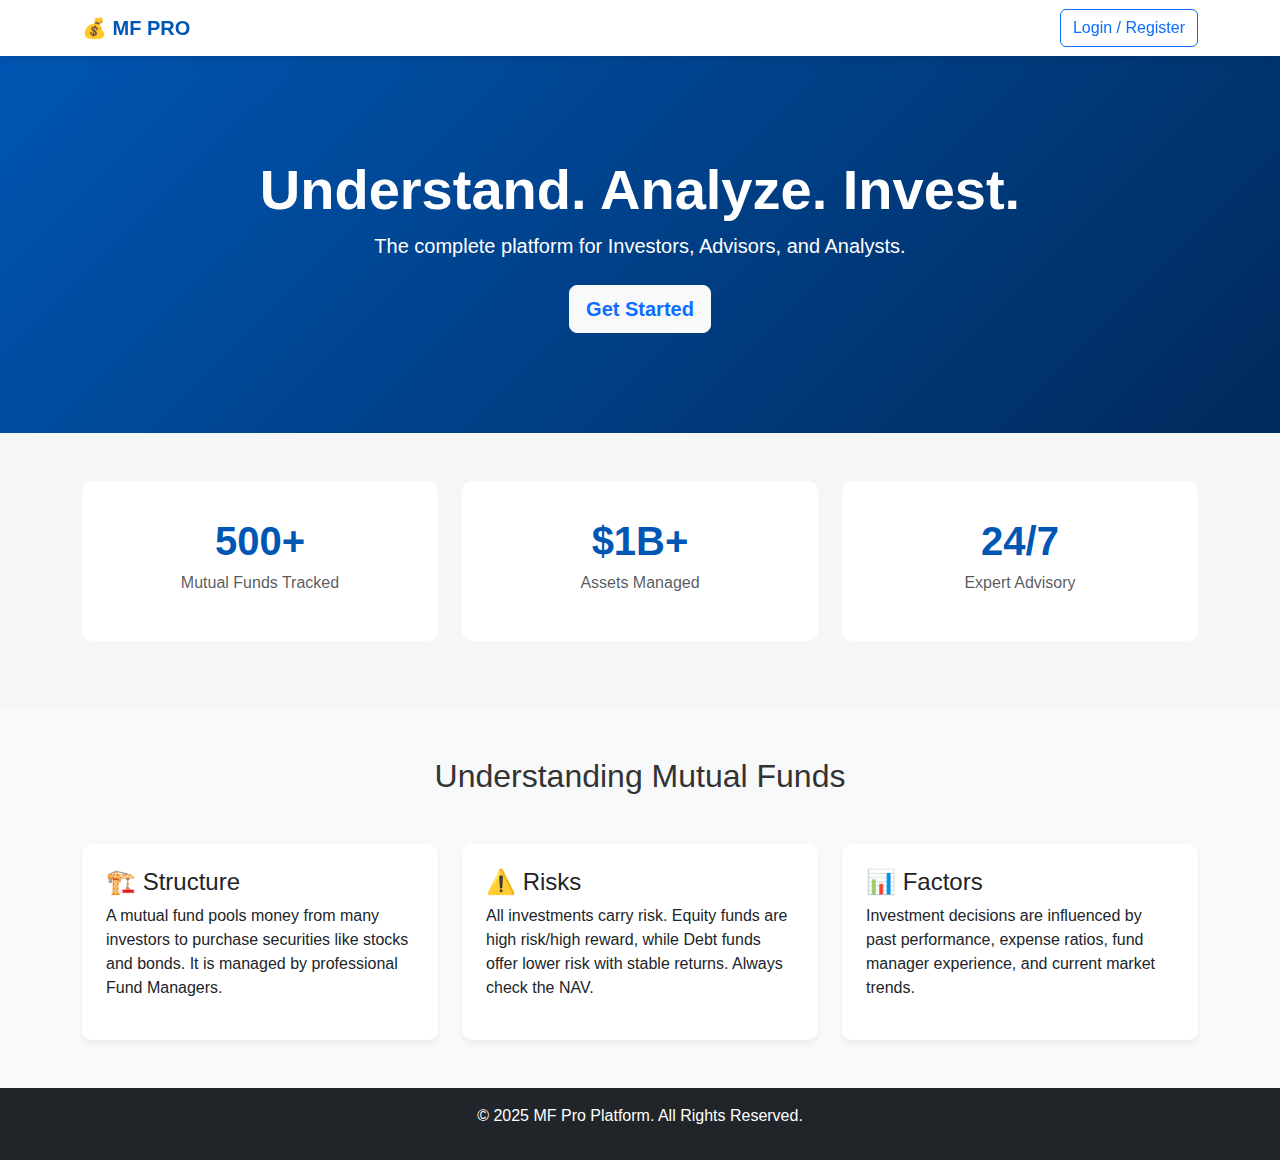
<file: index.html>
<!DOCTYPE html>
<html lang="en">
<head>
    <meta charset="UTF-8">
    <meta name="viewport" content="width=device-width, initial-scale=1.0">
    <title>MutualFund Pro - Home</title>
    <link href="https://cdn.jsdelivr.net/npm/bootstrap@5.3.0/dist/css/bootstrap.min.css" rel="stylesheet">
    <link rel="stylesheet" href="style.css">
</head>
<body>

    <nav class="navbar navbar-expand-lg navbar-light bg-white sticky-top">
        <div class="container">
            <a class="navbar-brand" href="#">💰 MF PRO</a>
            <div class="ms-auto">
                <a href="login.html" class="btn btn-outline-primary">Login / Register</a>
            </div>
        </div>
    </nav>

    <header class="hero">
        <div class="container">
            <h1 class="display-4 fw-bold">Understand. Analyze. Invest.</h1>
            <p class="lead mb-4">The complete platform for Investors, Advisors, and Analysts.</p>
            <a href="login.html" class="btn btn-light btn-lg text-primary fw-bold">Get Started</a>
        </div>
    </header>

    <section class="container my-5">
        <div class="row">
            <div class="col-md-4">
                <div class="stat-box">
                    <div class="stat-number">500+</div>
                    <p class="text-muted">Mutual Funds Tracked</p>
                </div>
            </div>
            <div class="col-md-4">
                <div class="stat-box">
                    <div class="stat-number">$1B+</div>
                    <p class="text-muted">Assets Managed</p>
                </div>
            </div>
            <div class="col-md-4">
                <div class="stat-box">
                    <div class="stat-number">24/7</div>
                    <p class="text-muted">Expert Advisory</p>
                </div>
            </div>
        </div>
    </section>

    <section class="bg-light py-5">
        <div class="container">
            <h2 class="text-center mb-5">Understanding Mutual Funds</h2>
            <div class="row">
                <div class="col-md-4">
                    <div class="card p-4 h-100">
                        <h4>🏗️ Structure</h4>
                        <p>A mutual fund pools money from many investors to purchase securities like stocks and bonds. It is managed by professional Fund Managers.</p>
                    </div>
                </div>
                <div class="col-md-4">
                    <div class="card p-4 h-100">
                        <h4>⚠️ Risks</h4>
                        <p>All investments carry risk. Equity funds are high risk/high reward, while Debt funds offer lower risk with stable returns. Always check the NAV.</p>
                    </div>
                </div>
                <div class="col-md-4">
                    <div class="card p-4 h-100">
                        <h4>📊 Factors</h4>
                        <p>Investment decisions are influenced by past performance, expense ratios, fund manager experience, and current market trends.</p>
                    </div>
                </div>
            </div>
        </div>
    </section>

    <footer class="bg-dark text-white text-center py-3">
        <p>&copy; 2025 MF Pro Platform. All Rights Reserved.</p>
    </footer>

</body>
</html>
</file>
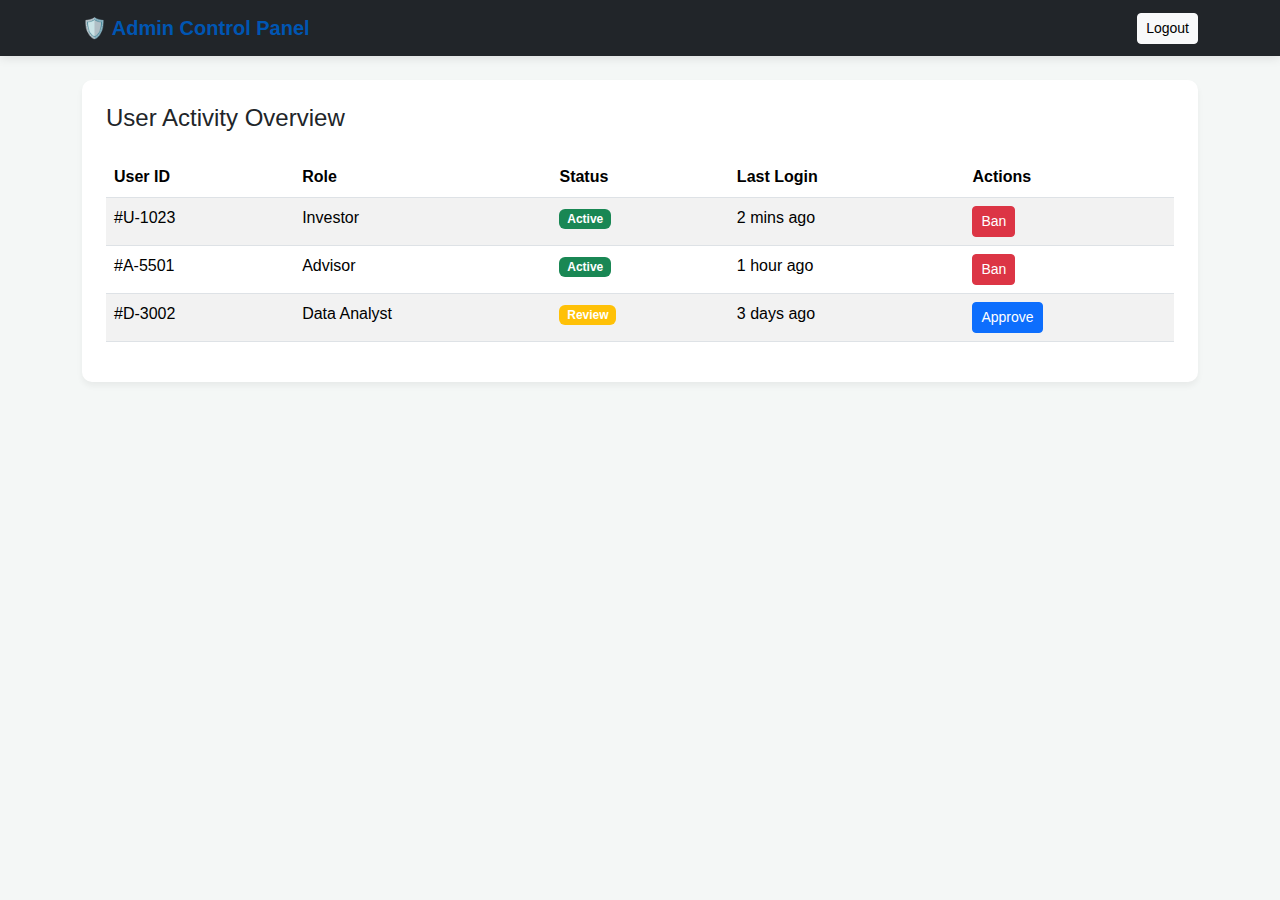
<file: admin.html>
<!DOCTYPE html>
<html lang="en">
<head>
    <meta charset="UTF-8">
    <title>Admin Dashboard</title>
    <link href="https://cdn.jsdelivr.net/npm/bootstrap@5.3.0/dist/css/bootstrap.min.css" rel="stylesheet">
    <link rel="stylesheet" href="style.css">
</head>
<body>
    <nav class="navbar navbar-dark bg-dark">
        <div class="container">
            <span class="navbar-brand">🛡️ Admin Control Panel</span>
            <a href="index.html" class="btn btn-sm btn-light">Logout</a>
        </div>
    </nav>

    <div class="container py-4">
        <div class="row">
            <div class="col-md-12">
                <div class="card p-4">
                    <h4>User Activity Overview</h4>
                    <table class="table table-striped mt-3">
                        <thead>
                            <tr>
                                <th>User ID</th>
                                <th>Role</th>
                                <th>Status</th>
                                <th>Last Login</th>
                                <th>Actions</th>
                            </tr>
                        </thead>
                        <tbody>
                            <tr>
                                <td>#U-1023</td>
                                <td>Investor</td>
                                <td><span class="badge bg-success">Active</span></td>
                                <td>2 mins ago</td>
                                <td><button class="btn btn-sm btn-danger">Ban</button></td>
                            </tr>
                            <tr>
                                <td>#A-5501</td>
                                <td>Advisor</td>
                                <td><span class="badge bg-success">Active</span></td>
                                <td>1 hour ago</td>
                                <td><button class="btn btn-sm btn-danger">Ban</button></td>
                            </tr>
                            <tr>
                                <td>#D-3002</td>
                                <td>Data Analyst</td>
                                <td><span class="badge bg-warning">Review</span></td>
                                <td>3 days ago</td>
                                <td><button class="btn btn-sm btn-primary">Approve</button></td>
                            </tr>
                        </tbody>
                    </table>
                </div>
            </div>
        </div>
    </div>
</body>
</html>
</file>
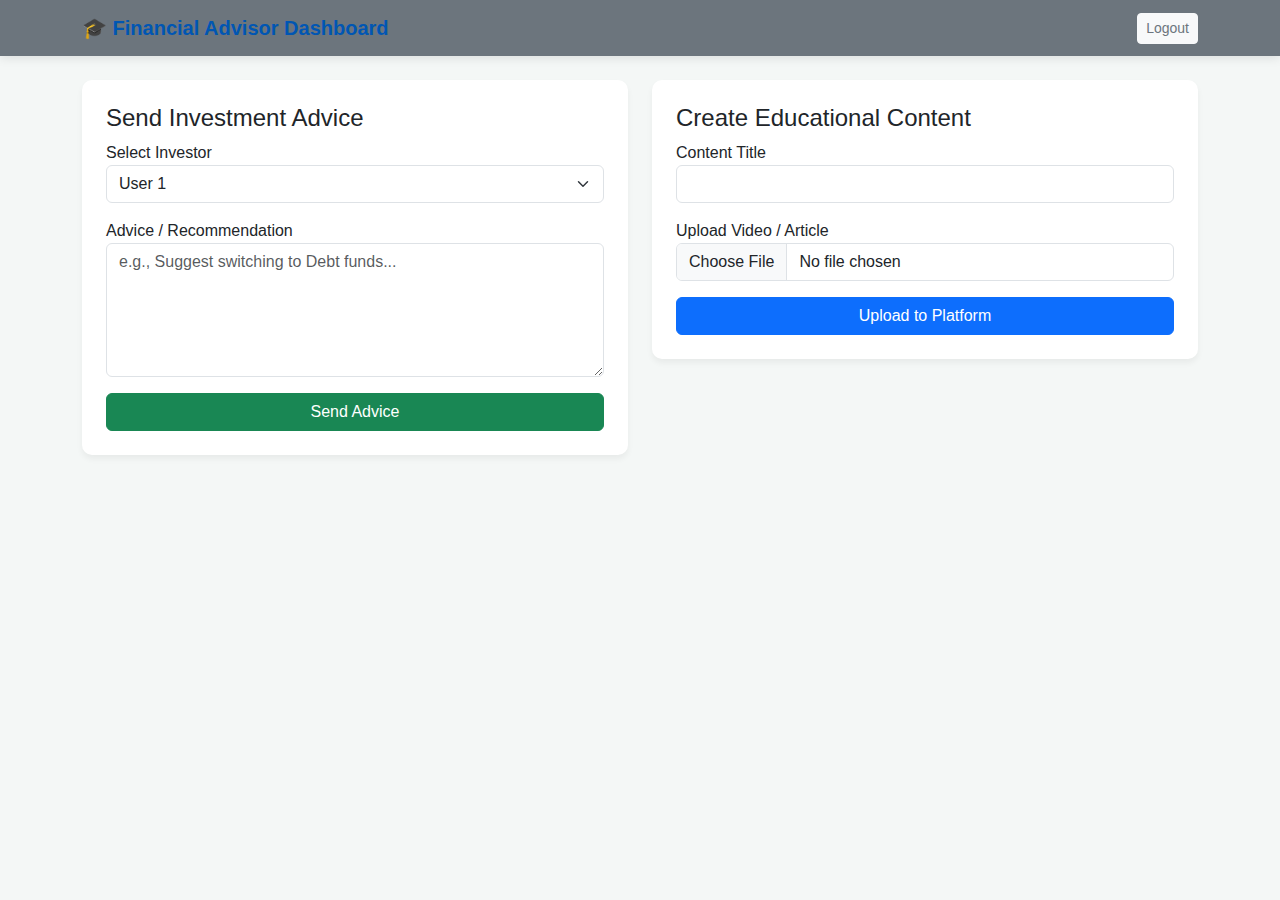
<file: advisor.html>
<!DOCTYPE html>
<html lang="en">
<head>
    <meta charset="UTF-8">
    <title>Advisor Dashboard</title>
    <link href="https://cdn.jsdelivr.net/npm/bootstrap@5.3.0/dist/css/bootstrap.min.css" rel="stylesheet">
    <link rel="stylesheet" href="style.css">
</head>
<body>
    <nav class="navbar navbar-dark bg-secondary">
        <div class="container">
            <span class="navbar-brand">🎓 Financial Advisor Dashboard</span>
            <a href="index.html" class="btn btn-sm btn-light text-secondary">Logout</a>
        </div>
    </nav>

    <div class="container py-4">
        <div class="row">
            <div class="col-md-6">
                <div class="card p-4 mb-4">
                    <h4>Send Investment Advice</h4>
                    <form>
                        <div class="mb-3">
                            <label>Select Investor</label>
                            <select class="form-select">
                                <option>User 1</option>
                                <option>User 2</option>
                            </select>
                        </div>
                        <div class="mb-3">
                            <label>Advice / Recommendation</label>
                            <textarea class="form-control" rows="5" placeholder="e.g., Suggest switching to Debt funds..."></textarea>
                        </div>
                        <button class="btn btn-success w-100">Send Advice</button>
                    </form>
                </div>
            </div>

            <div class="col-md-6">
                <div class="card p-4">
                    <h4>Create Educational Content</h4>
                    <form>
                        <div class="mb-3">
                            <label>Content Title</label>
                            <input type="text" class="form-control">
                        </div>
                        <div class="mb-3">
                            <label>Upload Video / Article</label>
                            <input type="file" class="form-control">
                        </div>
                        <button class="btn btn-primary w-100">Upload to Platform</button>
                    </form>
                </div>
            </div>
        </div>
    </div>
</body>
</html>
</file>
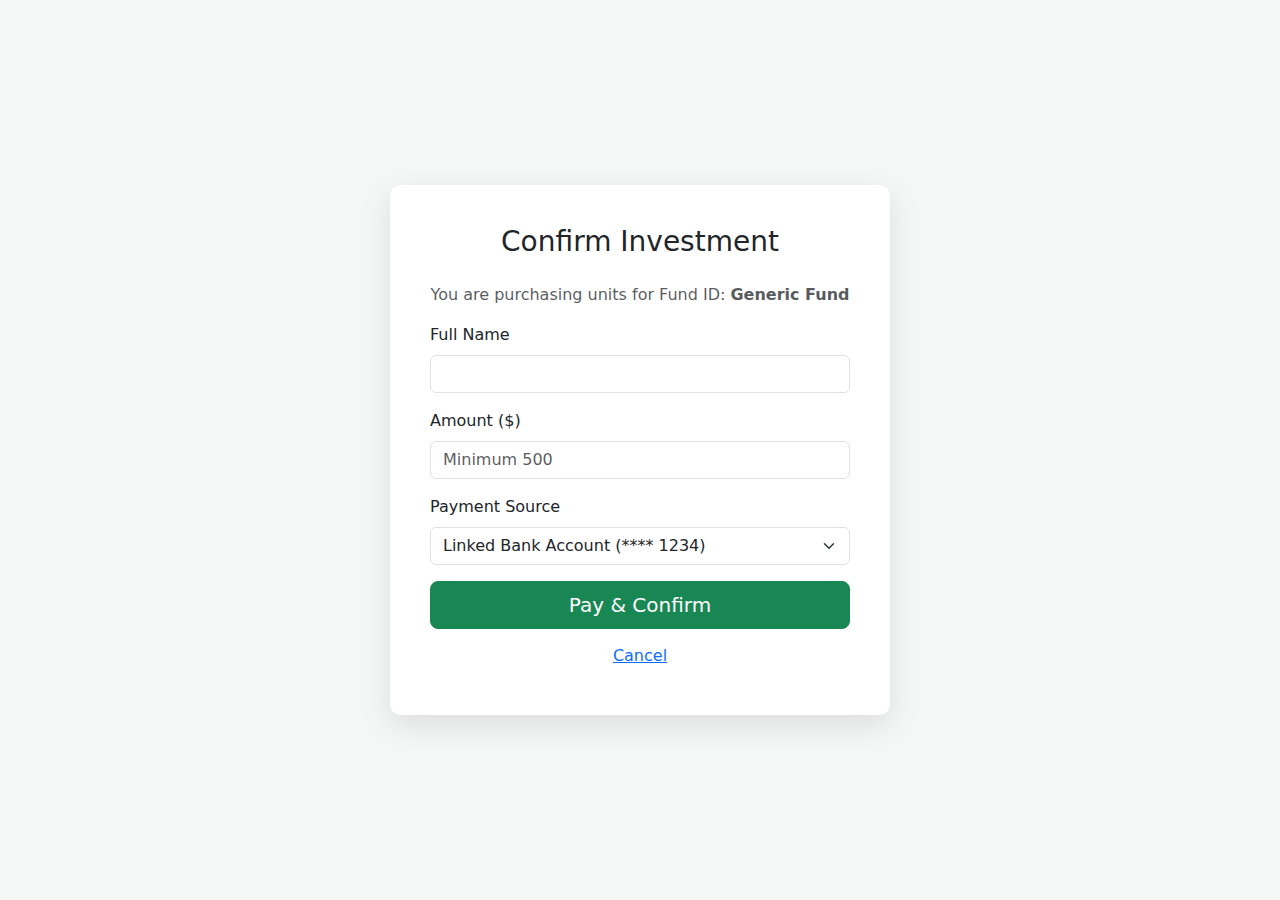
<file: buy.html>
<!DOCTYPE html>
<html lang="en">
<head>
    <meta charset="UTF-8">
    <title>Checkout</title>
    <link href="https://cdn.jsdelivr.net/npm/bootstrap@5.3.0/dist/css/bootstrap.min.css" rel="stylesheet">
    <style>
        body { background-color: #f4f7f6; display: flex; align-items: center; justify-content: center; height: 100vh; }
        .checkout-box { background: white; padding: 40px; border-radius: 10px; box-shadow: 0 10px 30px rgba(0,0,0,0.1); width: 100%; max-width: 500px; }
    </style>
</head>
<body>
    <div class="checkout-box">
        <h3 class="text-center mb-4">Confirm Investment</h3>
        <p class="text-center text-muted">You are purchasing units for Fund ID: <span id="fund-id" class="fw-bold">...</span></p>
        
        <form action="investor.html">
            <div class="mb-3">
                <label class="form-label">Full Name</label>
                <input type="text" class="form-control" required>
            </div>
            <div class="mb-3">
                <label class="form-label">Amount ($)</label>
                <input type="number" class="form-control" placeholder="Minimum 500" required>
            </div>
            <div class="mb-3">
                <label class="form-label">Payment Source</label>
                <select class="form-select">
                    <option>Linked Bank Account (**** 1234)</option>
                    <option>Wallet Balance</option>
                </select>
            </div>
            <button type="submit" class="btn btn-success w-100 btn-lg">Pay & Confirm</button>
            <a href="investor.html" class="btn btn-link w-100 text-center mt-2">Cancel</a>
        </form>
    </div>

    <script>
        const params = new URLSearchParams(window.location.search);
        document.getElementById('fund-id').innerText = params.get('id') || 'Generic Fund';
    </script>
</body>
</html>
</file>
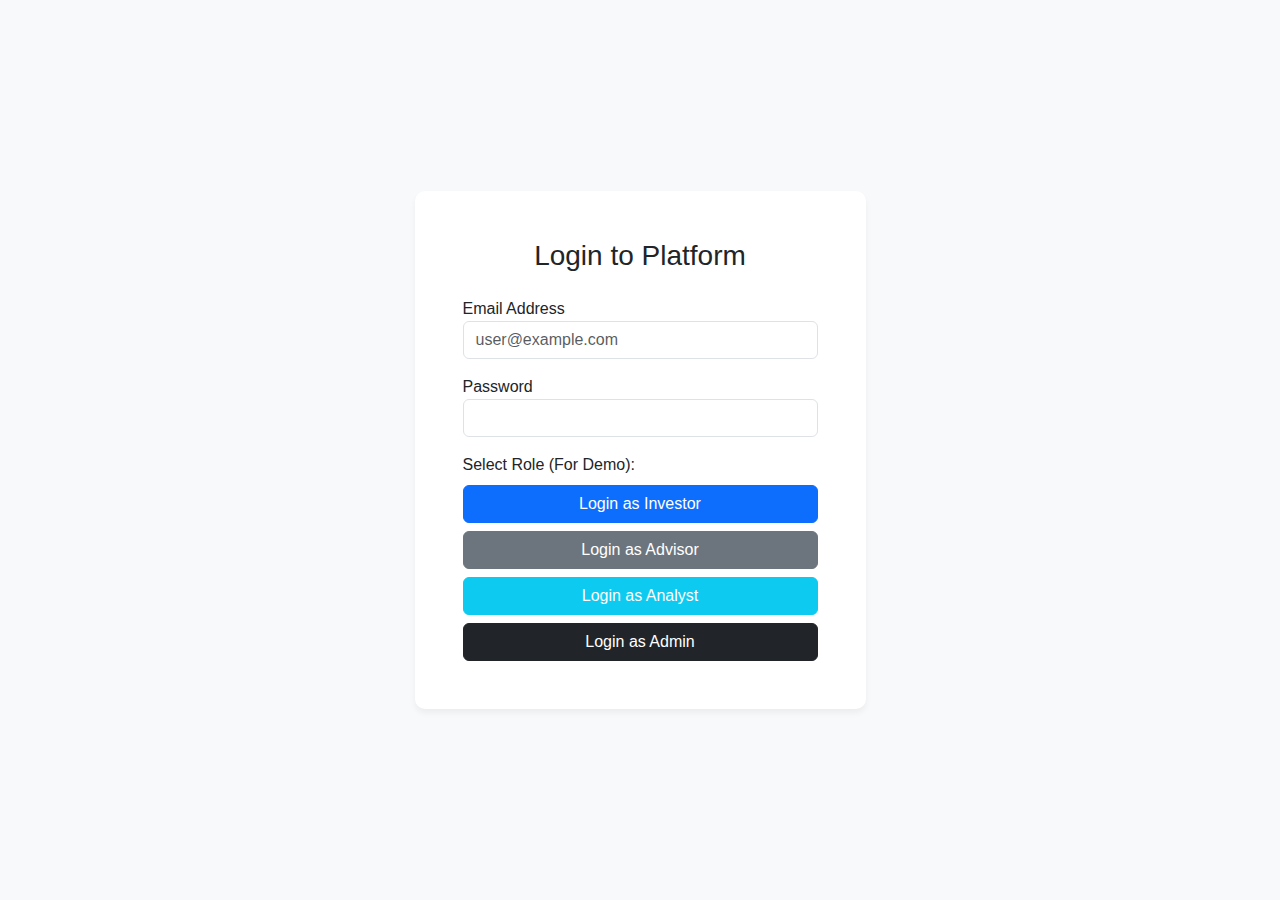
<file: login.html>
<!DOCTYPE html>
<html lang="en">
<head>
    <meta charset="UTF-8">
    <title>Login</title>
    <link href="https://cdn.jsdelivr.net/npm/bootstrap@5.3.0/dist/css/bootstrap.min.css" rel="stylesheet">
    <link rel="stylesheet" href="style.css">
</head>
<body class="bg-light d-flex align-items-center" style="height: 100vh;">

    <div class="container">
        <div class="row justify-content-center">
            <div class="col-md-5">
                <div class="card p-5">
                    <h3 class="text-center mb-4">Login to Platform</h3>
                    <form>
                        <div class="mb-3">
                            <label>Email Address</label>
                            <input type="email" class="form-control" placeholder="user@example.com">
                        </div>
                        <div class="mb-3">
                            <label>Password</label>
                            <input type="password" class="form-control">
                        </div>
                        <label class="mb-2">Select Role (For Demo):</label>
                        <div class="d-grid gap-2">
                            <a href="investor.html" class="btn btn-primary">Login as Investor</a>
                            <a href="advisor.html" class="btn btn-secondary">Login as Advisor</a>
                            <a href="analyst.html" class="btn btn-info text-white">Login as Analyst</a>
                            <a href="admin.html" class="btn btn-dark">Login as Admin</a>
                        </div>
                    </form>
                </div>
            </div>
        </div>
    </div>

</body>
</html>
</file>
<file: style.css>
body {
    font-family: 'Segoe UI', Roboto, Helvetica, Arial, sans-serif;
    background-color: #f4f7f6;
    color: #333;
}

.navbar {
    box-shadow: 0 2px 10px rgba(0,0,0,0.1);
}
.navbar-brand {
    font-weight: 700;
    color: #0056b3 !important; /* Corporate Blue */
}

.hero {
    background: linear-gradient(135deg, #0056b3 0%, #002a5c 100%);
    color: white;
    padding: 100px 0;
    text-align: center;
    position: relative;
    overflow: hidden;
}
.hero::after {
    content: '';
    position: absolute;
    top: 0; left: 0; right: 0; bottom: 0;
    background: url('https://www.transparenttextures.com/patterns/cubes.png');
    opacity: 0.1;
}

.card {
    border: none;
    border-radius: 10px;
    box-shadow: 0 4px 6px rgba(0,0,0,0.05);
    transition: transform 0.2s;
    background: white;
}
.card:hover {
    transform: translateY(-5px);
    box-shadow: 0 10px 20px rgba(0,0,0,0.1);
}

.stat-box {
    padding: 30px;
    text-align: center;
    background: white;
    border-radius: 10px;
    margin-bottom: 20px;
}
.stat-number {
    font-size: 2.5rem;
    font-weight: bold;
    color: #0056b3;
}

.sidebar {
    min-height: 100vh;
    background: white;
    padding: 20px;
}
.chart-box {
    height: 350px;
    position: relative;
}
</file>
